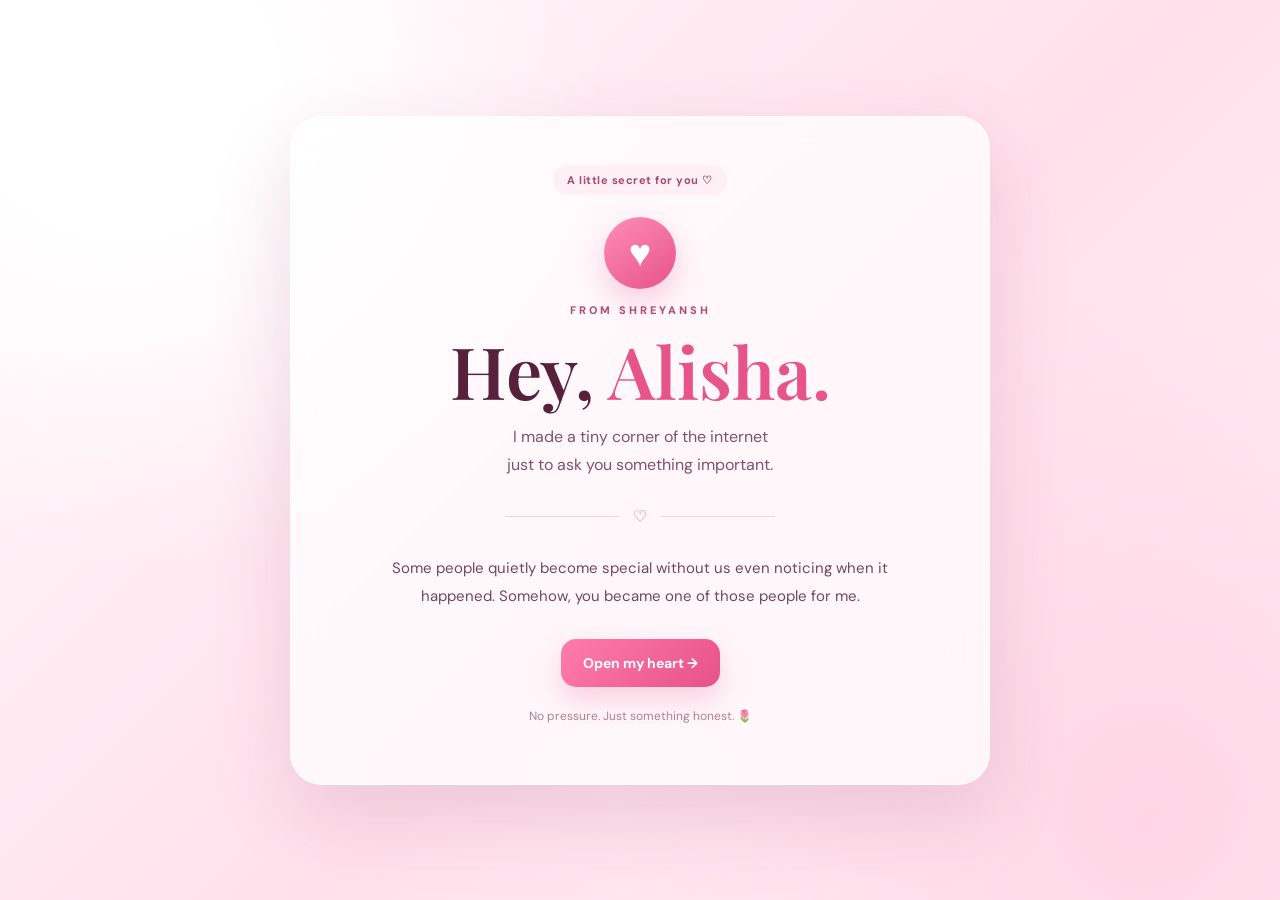
<file: index.html>
<!doctype html><html><head><meta charset="utf-8"><meta name="viewport" content="width=device-width,initial-scale=1"><meta name="theme-color" content="#ffd9e7"><title>For Alisha ♡</title><link rel="stylesheet" href="style.css"></head><body><main class="page"><section class="card"><div class="badge">A little secret for you ♡</div><div class="logo">♥</div><div class="kicker">FROM SHREYANSH</div><h1>Hey, <span>Alisha.</span></h1><p class="lead">I made a tiny corner of the internet<br>just to ask you something important.</p><div class="divider"><span>♡</span></div><p class="message">Some people quietly become special without us even noticing when it happened. Somehow, you became one of those people for me.</p><div class="buttons"><button class="primary" onclick="answer('question-1.html')">Open my heart →</button></div><p class="hint">No pressure. Just something honest. 🌷</p></section></main><script src="script.js"></script></body></html>
</file>
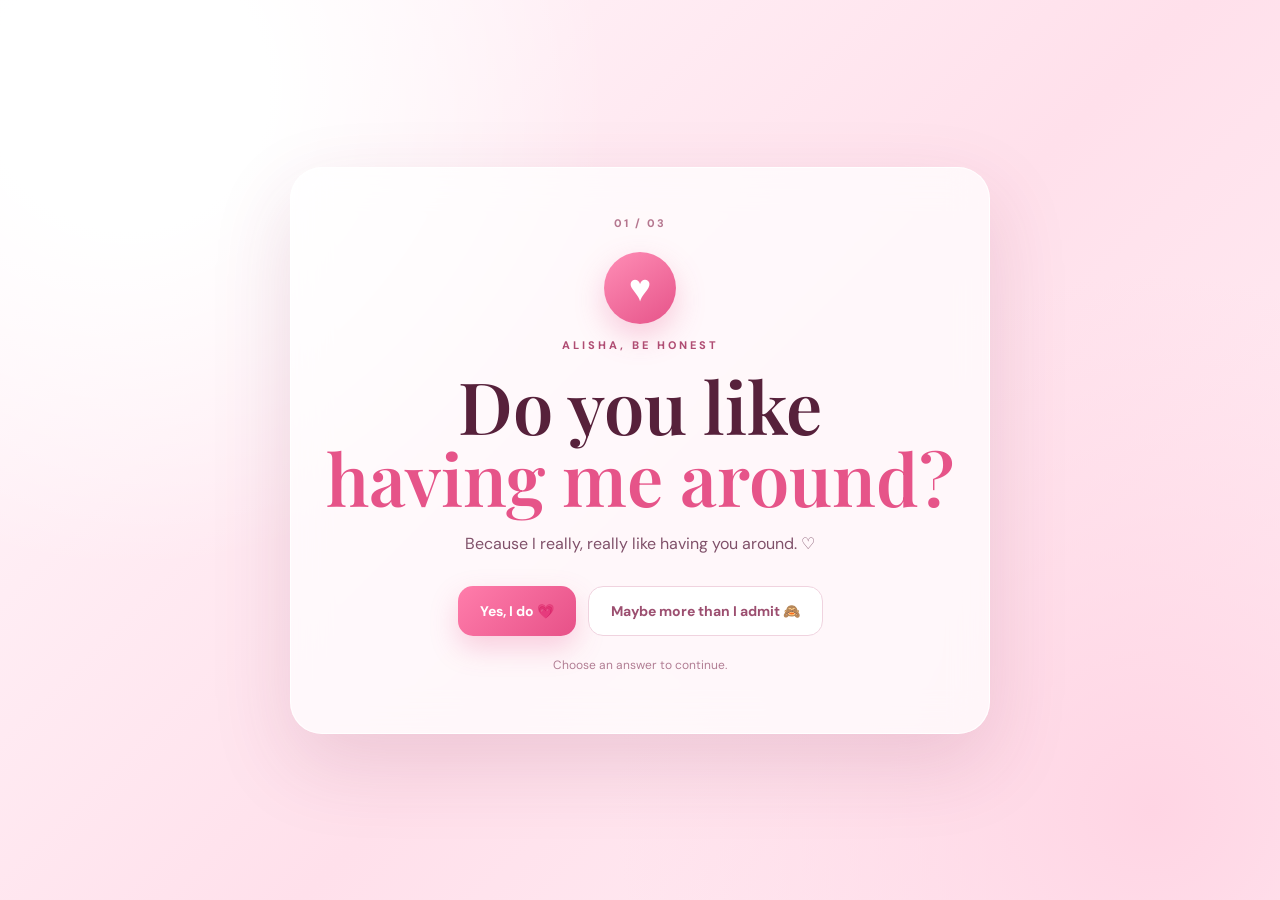
<file: question-1.html>
<!doctype html><html><head><meta charset="utf-8"><meta name="viewport" content="width=device-width,initial-scale=1"><meta name="theme-color" content="#ffd9e7"><title>Question 1 ♡</title><link rel="stylesheet" href="style.css"></head><body><main class="page"><section class="card"><div class="step">01 / 03</div><div class="logo">♥</div><div class="kicker">ALISHA, BE HONEST</div><h1>Do you like<br><span>having me around?</span></h1><p class="lead">Because I really, really like having you around. ♡</p><div class="buttons"><button class="primary" onclick="answer('question-2.html')">Yes, I do 💗</button><button class="secondary" onclick="answer('question-2.html')">Maybe more than I admit 🙈</button></div><p class="hint">Choose an answer to continue.</p></section></main><script src="script.js"></script></body></html>
</file>
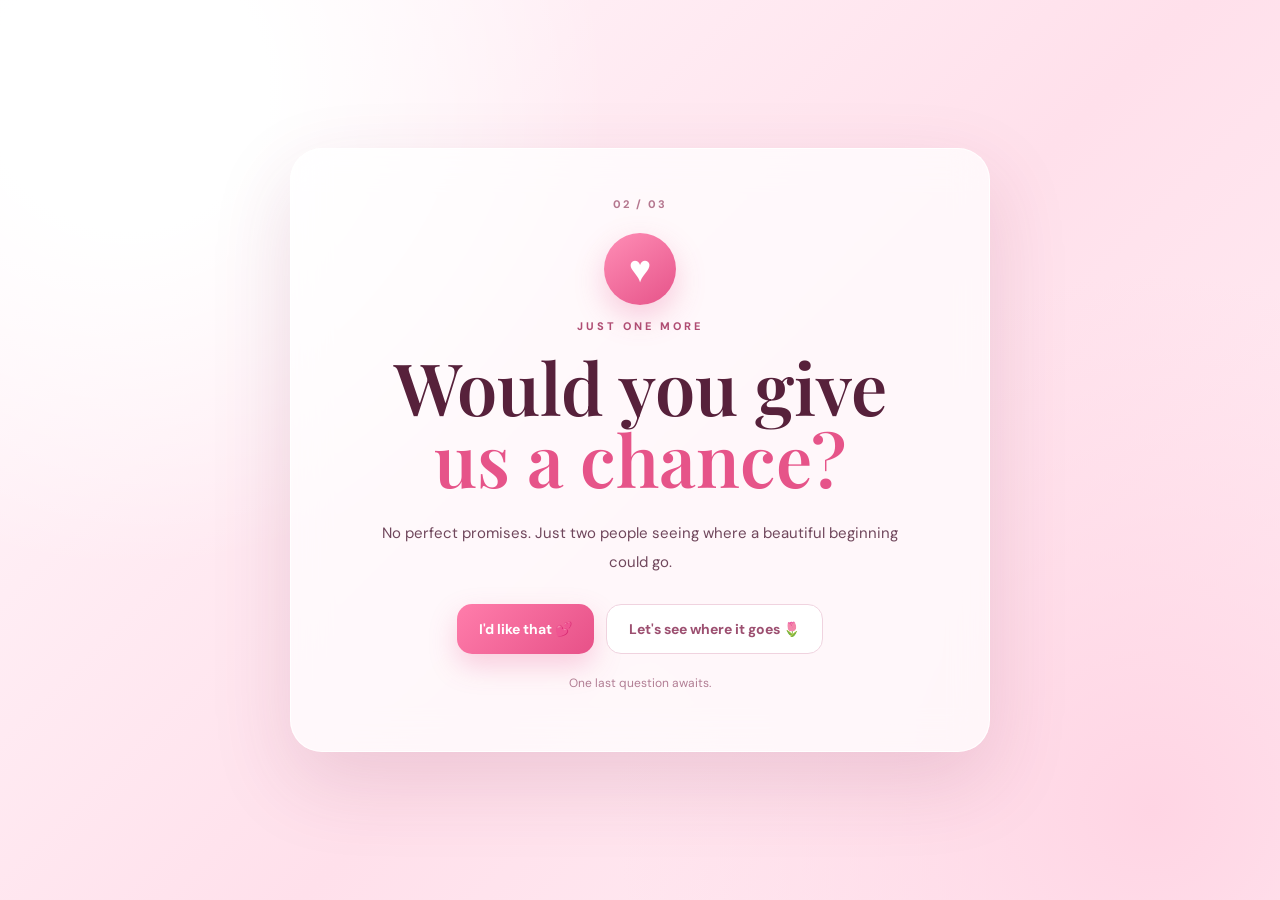
<file: question-2.html>
<!doctype html><html><head><meta charset="utf-8"><meta name="viewport" content="width=device-width,initial-scale=1"><meta name="theme-color" content="#ffd9e7"><title>Question 2 ♡</title><link rel="stylesheet" href="style.css"></head><body><main class="page"><section class="card"><div class="step">02 / 03</div><div class="logo">♥</div><div class="kicker">JUST ONE MORE</div><h1>Would you give<br><span>us a chance?</span></h1><p class="message">No perfect promises. Just two people seeing where a beautiful beginning could go.</p><div class="buttons"><button class="primary" onclick="answer('question-3.html')">I'd like that 💕</button><button class="secondary" onclick="answer('question-3.html')">Let's see where it goes 🌷</button></div><p class="hint">One last question awaits.</p></section></main><script src="script.js"></script></body></html>
</file>
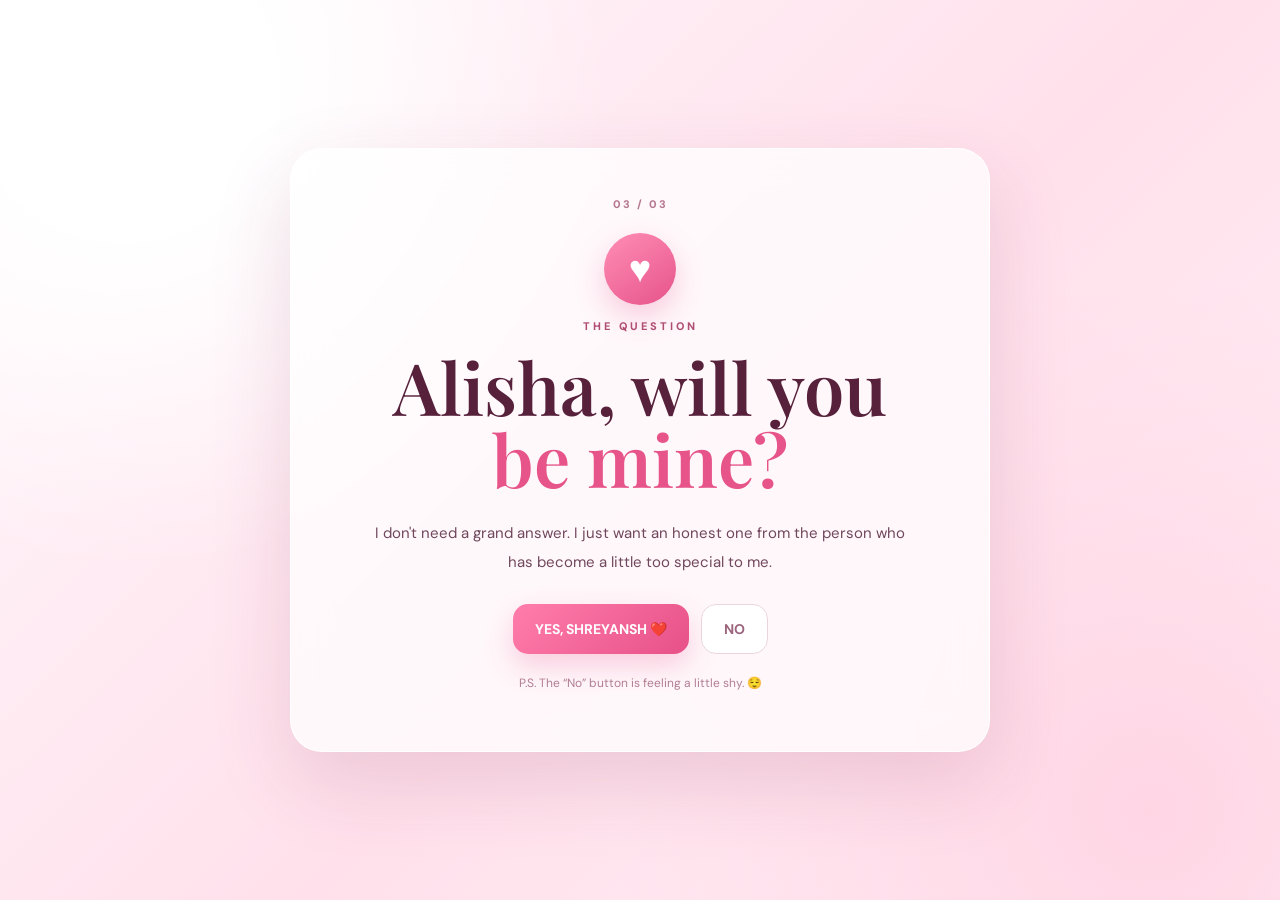
<file: question-3.html>
<!doctype html><html><head><meta charset="utf-8"><meta name="viewport" content="width=device-width,initial-scale=1"><meta name="theme-color" content="#ffd9e7"><title>The Question ♡</title><link rel="stylesheet" href="style.css"></head><body><main class="page"><section class="card"><div class="step">03 / 03</div><div class="logo">♥</div><div class="kicker">THE QUESTION</div><h1>Alisha, will you<br><span>be mine?</span></h1><p class="message">I don't need a grand answer. I just want an honest one from the person who has become a little too special to me.</p><div class="buttons" id="yesArea"><button class="primary" onclick="yes()">YES, SHREYANSH ❤️</button><button id="no">NO</button></div><p class="hint">P.S. The “No” button is feeling a little shy. 😌</p><div class="success" id="success"><div class="big">💗</div><h2>You just made my world a little brighter. 🥹</h2><p>This is officially our first chapter.</p></div></section></main><script src="script.js"></script></body></html>
</file>
<file: style.css>
@import url('https://fonts.googleapis.com/css2?family=DM+Sans:wght@400;500;600;700&family=Playfair+Display:wght@500;600&display=swap');
*{box-sizing:border-box}html,body{margin:0;min-height:100%;font-family:"DM Sans",sans-serif}
body{overflow-x:hidden;color:#5b2941;background:radial-gradient(circle at 10% 10%,#fff 0 10%,transparent 34%),radial-gradient(circle at 90% 90%,#ffd5e4,transparent 38%),linear-gradient(135deg,#fffafd,#ffe0eb 55%,#fff0f6)}
.page{min-height:100vh;display:grid;place-items:center;padding:24px 16px;position:relative;z-index:3}
.card{width:min(700px,100%);text-align:center;padding:48px 30px;border:1px solid rgba(255,255,255,.95);border-radius:32px;background:rgba(255,255,255,.74);backdrop-filter:blur(18px);box-shadow:0 30px 80px rgba(137,48,87,.15)}
.badge{display:inline-block;background:#fff0f6;color:#a6476e;border-radius:999px;padding:8px 14px;font-size:11px;font-weight:700;letter-spacing:.5px}
.logo{width:72px;height:72px;border-radius:50%;display:grid;place-items:center;margin:22px auto 14px;background:linear-gradient(145deg,#ff8eb6,#e65389);color:#fff;font-size:38px;box-shadow:0 12px 30px rgba(230,83,137,.28);animation:beat 1.6s infinite}
@keyframes beat{50%{transform:scale(1.08)}}.kicker{font-size:11px;font-weight:800;letter-spacing:3px;color:#b04d73}
h1{font:600 clamp(43px,9vw,72px)/1 "Playfair Display",serif;margin:17px 0;color:#57213b}h1 span{color:#e65489}
.lead{font-size:16px;line-height:1.75;color:#80516a;max-width:560px;margin:auto}.message{font-size:15px;line-height:1.9;color:#70475c;max-width:540px;margin:25px auto}
.divider{display:flex;align-items:center;gap:14px;max-width:270px;margin:27px auto;color:#e96898}.divider:before,.divider:after{content:"";height:1px;background:#efd3de;flex:1}
.buttons{display:flex;justify-content:center;gap:12px;flex-wrap:wrap;margin-top:28px}
button{font:700 14px "DM Sans",sans-serif;border-radius:15px;padding:15px 22px;cursor:pointer;transition:.2s}
.primary{border:0;color:#fff;background:linear-gradient(135deg,#ff7dab,#e75188);box-shadow:0 12px 28px rgba(231,81,136,.25)}.primary:hover{transform:translateY(-3px)}
.secondary{background:#fff;color:#9c4f70;border:1px solid #f0d3df}.secondary:hover{transform:translateY(-3px)}
.hint{font-size:12px;color:#b17d93;margin-top:21px}.step{font-size:11px;font-weight:800;letter-spacing:2px;color:#b5778f}
.float{position:fixed;z-index:1;bottom:-30px;pointer-events:none;animation:rise linear forwards;color:#ef77a2;opacity:.55}
@keyframes rise{to{transform:translate(var(--drift),-115vh) rotate(360deg);opacity:0}}
#no{background:#fff;color:#9c647c;border:1px solid #ead5df;z-index:20}
.success{display:none;margin-top:26px;padding:24px;border-radius:22px;background:#fff0f6;border:1px solid #ffd1e0}.success h2{font:600 28px "Playfair Display",serif;color:#71304f}.success .big{font-size:48px}
@media(max-width:520px){.card{padding:40px 19px;border-radius:26px}h1{font-size:46px}.buttons{flex-direction:column}.buttons button{width:100%}}
</file>
